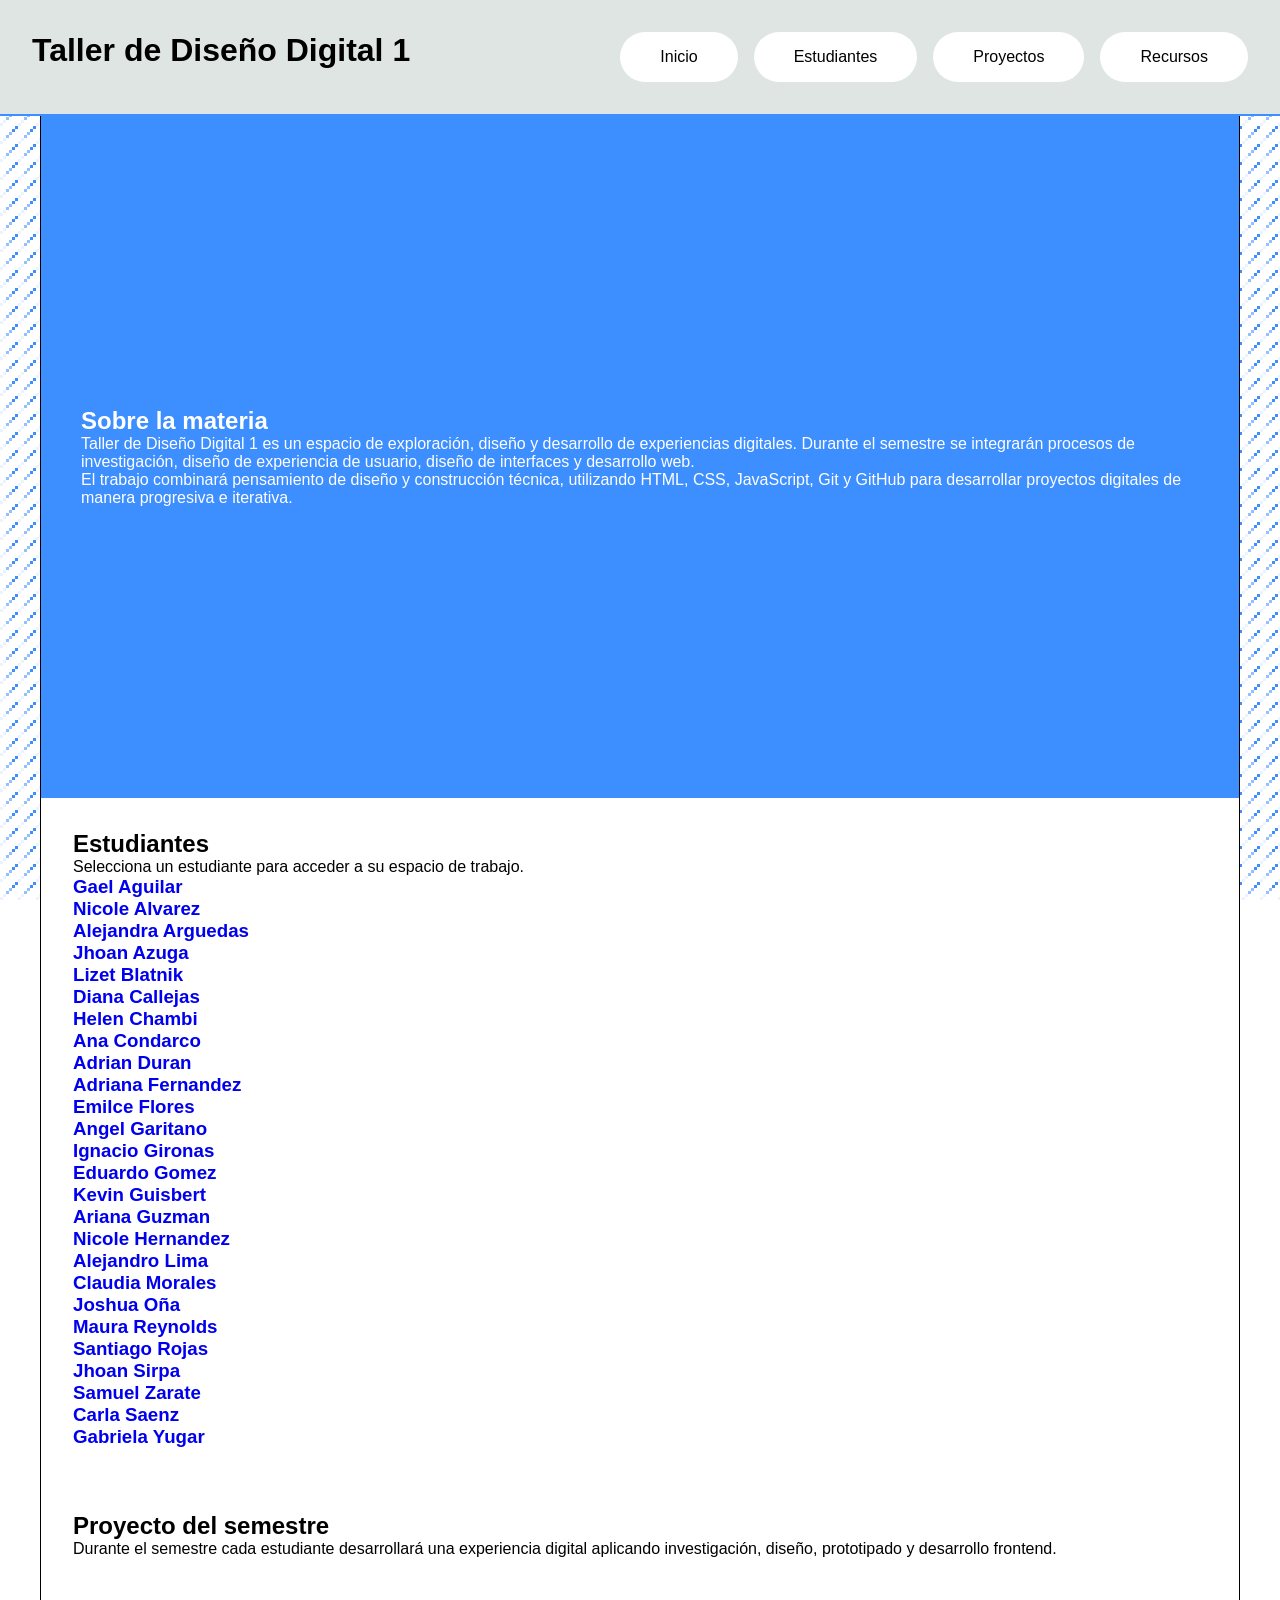
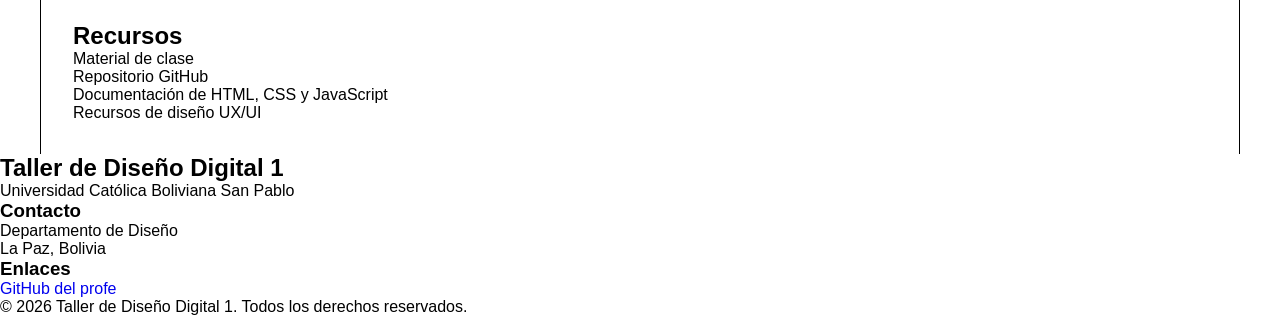
<file: index.html>
<!DOCTYPE html>
<html lang="es">

<head>
    <meta charset="UTF-8">
    <meta name="viewport" content="width=device-width, initial-scale=1.0">
    <title>Taller de Diseño Digital 1</title>
    <link rel="stylesheet" href="assets/css/styles.css">
</head>

<body>

<div class="container">

    <!-- =====================================================
         CABECERA
    ====================================================== -->
    <header class="site-header">

        <h1>Taller de Diseño Digital 1</h1>
    <!-- =====================================================C
         MENÚ PRINCIPAL
    ====================================================== -->
    <nav class="main-navigation" aria-label="Navegación principal">

        <ul class="main-menu">
            <li class="menu-item">
                <a href="#inicio">Inicio</a>
            </li>

           <li class="menu-item">
                <a href="#estudiantes">Estudiantes</a>
            </li>

            <li class="menu-item">
                <a href="#proyecto">Proyectos</a>
            </li>

            <li class="menu-item">
                <a href="#recursos">Recursos</a>
            </li>
        </ul>

    </nav>

    </header>





    <!-- =====================================================
         CONTENIDO PRINCIPAL
    ====================================================== -->
    <main class="main-content" id="inicio">


        <!-- =================================================
             DESCRIPCIÓN GENERAL DE LA MATERIA
        ================================================== -->
        <section class="course-description" id="materia">

            <header class="section-header">
                <h2>Sobre la materia</h2>
            </header>

            <div class="section-content">

                <p>
                    Taller de Diseño Digital 1 es un espacio de exploración,
                    diseño y desarrollo de experiencias digitales. Durante
                    el semestre se integrarán procesos de investigación,
                    diseño de experiencia de usuario, diseño de interfaces
                    y desarrollo web.
                </p>

                <p>
                    El trabajo combinará pensamiento de diseño y construcción
                    técnica, utilizando HTML, CSS, JavaScript, Git y GitHub
                    para desarrollar proyectos digitales de manera progresiva
                    e iterativa.
                </p>

            </div>

        </section>


        <!-- =================================================
             LISTA DE ESTUDIANTES
        ================================================== -->
        <section class="students-section" id="estudiantes">

            <header class="section-header">

                <h2>Estudiantes</h2>

                <p>
                    Selecciona un estudiante para acceder a su espacio de trabajo.
                </p>

            </header>


            <div class="students-grid">

                <!-- Estudiante -->
                <article class="student-card">
                    <a href="gael-aguilar/" class="student-link">
                        <h3>Gael Aguilar</h3>
                    </a>
                </article>

                <!-- Estudiante -->
                <article class="student-card">
                    <a href="pages/estudiantes/nicole-alvarez/" class="student-link">
                        <h3>Nicole Alvarez</h3>
                    </a>
                </article>

                <!-- Estudiante -->
                <article class="student-card">
                    <a href="alejandra-arguedas/" class="student-link">
                        <h3>Alejandra Arguedas</h3>
                    </a>
                </article>

                <!-- Estudiante -->
                <article class="student-card">
                    <a href="jhoan-azuga/" class="student-link">
                        <h3>Jhoan Azuga</h3>
                    </a>
                </article>

                <!-- Estudiante -->
                <article class="student-card">
                    <a href="lizet-blatnik/" class="student-link">
                        <h3>Lizet Blatnik</h3>
                    </a>
                </article>

                <!-- Estudiante -->
                <article class="student-card">
                    <a href="diana-callejas/" class="student-link">
                        <h3>Diana Callejas</h3>
                    </a>
                </article>

                <!-- Estudiante -->
                <article class="student-card">
                    <a href="helen-chambi/" class="student-link">
                        <h3>Helen Chambi</h3>
                    </a>
                </article>

                <!-- Estudiante -->
                <article class="student-card">
                    <a href="ana-condarco/" class="student-link">
                        <h3>Ana Condarco</h3>
                    </a>
                </article>

                <!-- Estudiante -->
                <article class="student-card">
                    <a href="adrian-duran/" class="student-link">
                        <h3>Adrian Duran</h3>
                    </a>
                </article>

                <!-- Estudiante -->
                <article class="student-card">
                    <a href="adriana-fernandez/" class="student-link">
                        <h3>Adriana Fernandez</h3>
                    </a>
                </article>

                <!-- Estudiante -->
                <article class="student-card">
                    <a href="emilce-flores/" class="student-link">
                        <h3>Emilce Flores</h3>
                    </a>
                </article>

                <!-- Estudiante -->
                <article class="student-card">
                    <a href="angel-garitano/" class="student-link">
                        <h3>Angel Garitano</h3>
                    </a>
                </article>

                <!-- Estudiante -->
                <article class="student-card">
                    <a href="ignacio-gironas/" class="student-link">
                        <h3>Ignacio Gironas</h3>
                    </a>
                </article>

                <!-- Estudiante -->
                <article class="student-card">
                    <a href="eduardo-gomez/" class="student-link">
                        <h3>Eduardo Gomez</h3>
                    </a>
                </article>

                <!-- Estudiante -->
                <article class="student-card">
                    <a href="kevin-guisbert/" class="student-link">
                        <h3>Kevin Guisbert</h3>
                    </a>
                </article>

                <!-- Estudiante -->
                <article class="student-card">
                    <a href="ariana-guzman/" class="student-link">
                        <h3>Ariana Guzman</h3>
                    </a>
                </article>

                <!-- Estudiante -->
                <article class="student-card">
                    <a href="nicole-hernandez/" class="student-link">
                        <h3>Nicole Hernandez</h3>
                    </a>
                </article>

                <!-- Estudiante -->
                <article class="student-card">
                    <a href="alejandro-lima/" class="student-link">
                        <h3>Alejandro Lima</h3>
                    </a>
                </article>

                <!-- Estudiante -->
                <article class="student-card">
                    <a href="claudia-morales/" class="student-link">
                        <h3>Claudia Morales</h3>
                    </a>
                </article>

                <!-- Estudiante -->
                <article class="student-card">
                    <a href="joshua-ona/" class="student-link">
                        <h3>Joshua Oña</h3>
                    </a>
                </article>

                <!-- Estudiante -->
                <article class="student-card">
                    <a href="maura-reynolds/" class="student-link">
                        <h3>Maura Reynolds</h3>
                    </a>
                </article>

                <!-- Estudiante -->
                <article class="student-card">
                    <a href="santiago-rojas/" class="student-link">
                        <h3>Santiago Rojas</h3>
                    </a>
                </article>

                <!-- Estudiante -->
                <article class="student-card">
                    <a href="jhoan-sirpa/" class="student-link">
                        <h3>Jhoan Sirpa</h3>
                    </a>
                </article>

                <!-- Estudiante -->
                <article class="student-card">
                    <a href="samuel-zarate/" class="student-link">
                        <h3>Samuel Zarate</h3>
                    </a>
                </article>

                <!-- Estudiante -->
                <article class="student-card">
                    <a href="carla-saenz/" class="student-link">
                        <h3>Carla Saenz</h3>
                    </a>
                </article>

                <!-- Estudiante -->
                <article class="student-card">
                    <a href="gabriela-yugar/" class="student-link">
                        <h3>Gabriela Yugar</h3>
                    </a>
                </article>

            </div>

        </section>


        <!-- =================================================
             INFORMACIÓN ADICIONAL
        ================================================== -->
        <section class="course-info" id="proyecto">

            <header class="section-header">
                <h2>Proyecto del semestre</h2>
            </header>

            <p>
                Durante el semestre cada estudiante desarrollará una
                experiencia digital aplicando investigación, diseño,
                prototipado y desarrollo frontend.
            </p>

        </section>


        <!-- =================================================
             RECURSOS
        ================================================== -->
        <section class="resources-section" id="recursos">

            <header class="section-header">
                <h2>Recursos</h2>
            </header>

            <ul class="resources-list">
                <li>Material de clase</li>
                <li>Repositorio GitHub</li>
                <li>Documentación de HTML, CSS y JavaScript</li>
                <li>Recursos de diseño UX/UI</li>
            </ul>

        </section>

    </main>


    <!-- =====================================================
         PIE DE PÁGINA
    ====================================================== -->
    <footer class="site-footer">

        <div class="footer-content">

            <section class="footer-info">
                <h2>Taller de Diseño Digital 1</h2>
                <p>
                    Universidad Católica Boliviana San Pablo
                </p>
            </section>

            <section class="footer-contact">
                <h3>Contacto</h3>
                <p>
                    Departamento de Diseño
                </p>
                <p>
                    La Paz, Bolivia
                </p>
            </section>

            <section class="footer-links">
                <h3>Enlaces</h3>

                <ul>
                    <li>
                        <a href="https://github.com/ernestomontellano-ucb">GitHub del profe</a>
                    </li>

                </ul>
            </section>

        </div>

        <div class="footer-bottom">
            <p>
                &copy; 2026 Taller de Diseño Digital 1. Todos los derechos reservados.
            </p>
        </div>

    </footer>

</div>

</body>

</html>
</file>
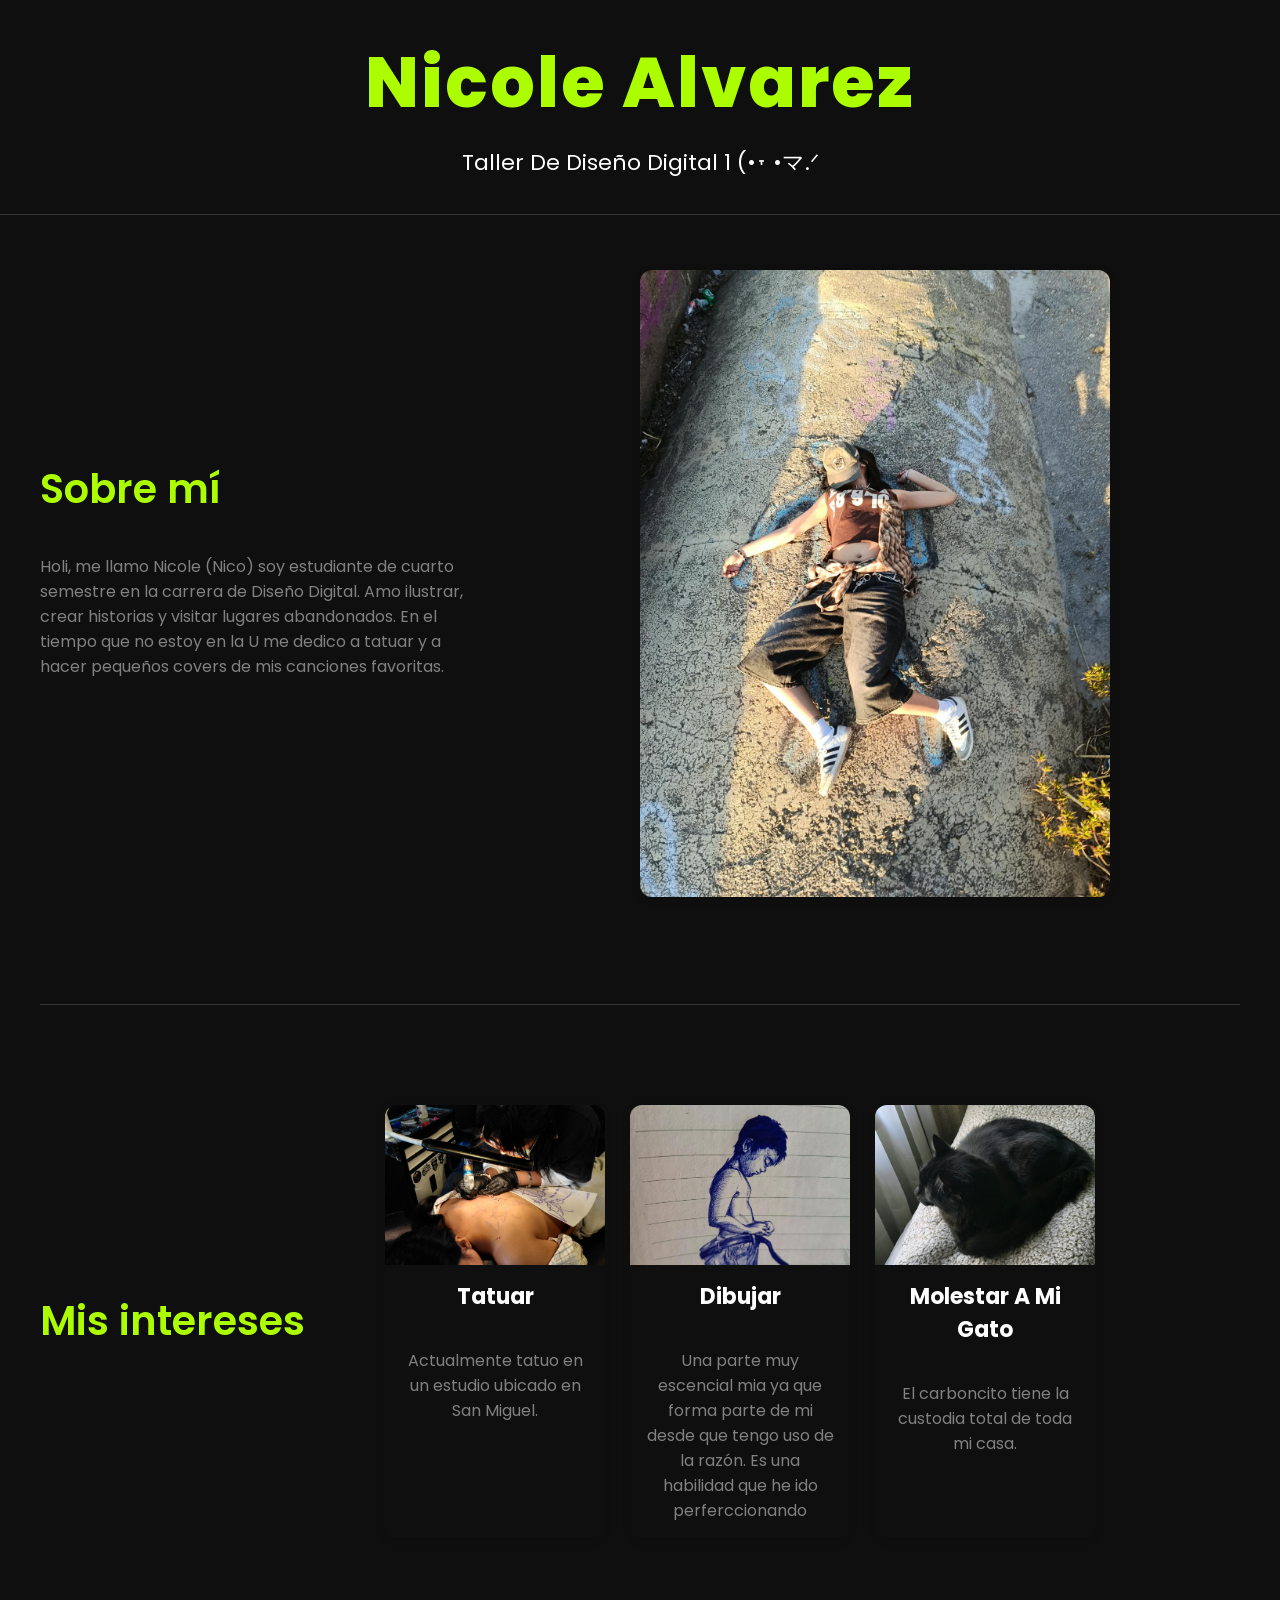
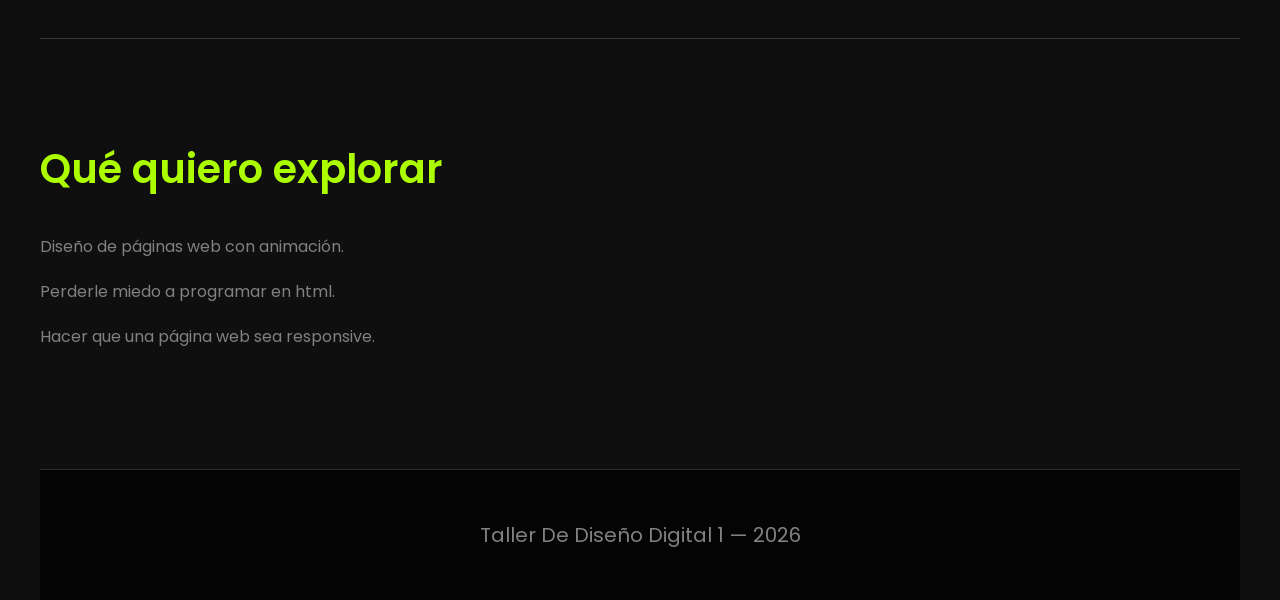
<file: pages/estudiantes/nicole-alvarez/index.html>
<!DOCTYPE html>
<html lang="es">

<head>
    <meta charset="UTF-8">
    <meta name="viewport" content="width=device-width, initial-scale=1.0">
    <title>Nombre del estudiante</title>
    <link rel="stylesheet" href="styles.css">
</head>

<body>

    <header class="header">
        <div class="header-content container">
           
            <div class="header-info">
                <h1>Nicole Alvarez</h1>
                <p>Taller de Diseño Digital 1 (•˕ •マ.ᐟ</p>
            </div>
           
        </div>
       
    </header>

    <main>

        <section class="sobreMi container">

            <div class="info">
                <h2>Sobre mí</h2>
                <p>Holi, me llamo Nicole (Nico) soy estudiante de cuarto semestre en la carrera de Diseño Digital. 
                    Amo ilustrar, crear historias y visitar lugares abandonados. En el tiempo que no estoy en la U me dedico a tatuar y a hacer pequeños covers de mis canciones favoritas.</p>

            </div>

            <div class="yo">
                <img class="img-1" src="imagenes/yo.jpeg" alt="yo">
            </div>
        
        </section>

        <section class="intereses container">
            <div class="info2">
                <h2>Mis intereses</h2>
            </div>
        
            <section class = "cards">
                <div class="card">
                    <img src="imagenes/tatuando.jpeg" alt="tatuar">
                    <div class="card-contenido">
                        <h3>Tatuar</h3>
                        <p> Actualmente tatuo en un estudio ubicado en San Miguel.</p>
                    </div> 
                </div>

                <div class="card">
                    <img src="imagenes/dibujo.jpeg" alt="dibujar">
                    <div class="card-contenido">
                        <h3>Dibujar</h3>
                        <p> Una parte muy escencial mia ya que forma parte de mi desde que tengo uso de la razón. Es una habilidad que he ido perferccionando</p>
                    </div> 
                </div>

                <div class="card">
                    <img src="imagenes/gatiño.jpeg" alt="cabroncito">
                    <div class="card-contenido">
                        <h3>Molestar a mi gato</h3>
                        <p> El carboncito tiene la custodia total de toda mi casa.</p>
                    </div> 
                </div>
                
            </section>
            
        </section>

        <section class="explorar container">

            <div class="info3">
                <h2>Qué quiero explorar</h2>
                <p>Diseño de páginas web con animación.</p>
                <p>Perderle miedo a programar en html.</p>
                <p>Hacer que una página web sea responsive.</p>


                <p> </p>
            </div>
           
        </section>

    </main>

    <footer class="footer container">
        <p>Taller de Diseño Digital 1 — 2026</p>
    </footer>

</body>

</html>
</file>
<file: assets/css/styles.css>
/*reset*/
*{
    margin: 0;
    padding: 0;
    box-sizing: border-box;
    list-style: none;
    text-decoration: none;
}

:root{

    /* COLORS */
    --bg_header:#DFE5E3;
    --stroke:#3D8EFF;
    --primary:#FED257;
    --font_principal:"Arial", sans-serif;
    --white:#fff;
    --black:#000;

    /* SPACERS */

    --s8: 8px;
    --s16: 16px;
    --s24: 24px;
    --s32: 32px;
    --s40: 40px;
    --s48: 48px;
    --s56: 56px;
    --s64: 64px;
    --s72: 72px;

    /*SEMANTICS*/

    --nav-gap: var(--s16);
    --btn-padding-x: var(--s40);
    --btn-padding-y: var(--s16);
}
body{
    font-family: var(--font_principal);
}
.site-header{
    background-color: var(--bg_header);
    border-bottom: 2px solid var(--stroke);
    padding:var(--s32);
    display: flex;
    justify-content: space-between;
    position: fixed;
    top: 0; left: 0;
    width: 100%;
}
.site-header h1{}
.site-header .main-navigation{}

.site-header .main-navigation .main-menu{
    display:flex;
    gap:var(--nav-gap);
}
.site-header .main-navigation .main-menu .menu-item{
     
}
.site-header .main-navigation .main-menu .menu-item a{
    background-color: var(--white);
    padding:var(--btn-padding-y) var(--btn-padding-x);
    display: inline-block;
    color:var(--black);
    border-radius:55px;
}
.site-header .main-navigation .main-menu .menu-item a:hover{
    background-color: var(--primary);
}

.main-content{
    margin-top:115px;
    background:url("../images/fondo.png");
    background-attachment: fixed;
}

.main-content section{
    width:1200px;
    background: var(--white);
    padding: var(--s32);
    border-left:1px solid var(--black);
    border-right:1px solid var(--black);
    margin: 0 auto;
}

.main-content .course-description{
    height: 683px;
    background: var(--stroke);
    color: var(--white);
    padding: 40px;
    box-sizing: border-box;

    display: flex;
    flex-direction: column;
    justify-content: center;
    align-items: flex-start;
}
</file>
<file: pages/estudiantes/nicole-alvarez/styles.css>
@import url('https://fonts.googleapis.com/css2?family=Poppins:ital,wght@0,100;0,200;0,300;0,400;0,500;0,600;0,700;0,800;0,900;1,100;1,200;1,300;1,400;1,500;1,600;1,700;1,800;1,900&display=swap');

*{
    margin: 0;
    padding: 0;
    box-sizing: border-box;
    text-decoration: none;
    list-style: none;
}

body{
    font-family: 'Poppins', sans-serif;
    background-color: #0f0f0f;
}

.container {
    max-width: 1200px;
    margin: 0 auto;
}

.header{
    background-color: #0f0f0f;
    min-height: 20vh;
    display: flex;
    align-items: center;
    justify-content: center;
    text-align: center;
    position: fixed;
    top: 0; left: 0;
    width: 100%;
    border-bottom: 1px solid #FFFFFF29;
}



.header-info h1{
    color: #acfd00;
    font-size: 70px;
    font-weight: 800;
    letter-spacing: 2px;
    margin-top: 30px;
    margin-bottom: 10px;
}

.header-info p{
    color: #FFFFFF;
    font-size: 22px;
    text-transform: capitalize;
    margin-bottom: 35px;
}

.sobreMi{
    margin-top: 170px;
    padding: 100px 0;
    display: flex;
    align-items: center;
}

.info{
    width: 50%;
    padding-right: 150px;
}
 
.info h2{
    font-size: 40px;
    color: #acfd00;
    font-weight: 600;
    margin-bottom: 35px;
}

.info p{
    font-size: 16px;
    color: #818181;
    margin-bottom: 35px;
}

.img-1{
    border-radius: 12px;
    overflow: hidden;
    width: 470px;
    box-shadow: 0 2px 8px rgba(0, 0, 0, 0.15);
}



.intereses{
    border-top: 1px solid #FFFFFF29;
    padding: 100px 0;
    display: flex;
    align-items: center;
}

.info2 h2{
    font-size: 40px;
    color: #acfd00;
    font-weight: 600;
    margin-right: 80px;
}

.cards{
    display: flex;
    justify-content: center;
    gap: 25px;
    flex-wrap: wrap;
}

.card{
    width: 220px;
    border-radius: 12px;
    overflow: hidden;
    box-shadow: 0 2px 8px rgba(0, 0, 0, 0.15);
}

.card img{
    width: 100%;
    height: 160px;
    object-fit: cover;
    display: block;
}

.card-contenido{
    padding: 15px;
    align-items: center;
    text-align: center;
    font-size: 16px;
    color: #818181;
   
}

.card-contenido h3{
    margin: 0 0 10px;
    color: #FFFFFF;
    font-size: 22px;
    text-transform: capitalize;
    margin-bottom: 35px;
}

.card:hover{
    background-color: #acfd00;
}





.explorar{
    border-top: 1px solid #FFFFFF29;
    padding: 100px 0;
    display: flex;
    align-items: center;
}


.info3{
    width: 50%;
    padding-right: 150px;
}
 
.info3 h2{
    font-size: 40px;
    color: #acfd00;
    font-weight: 600;
    margin-bottom: 35px;
}

.info3 p{
    font-size: 16px;
    color: #818181;
    margin-bottom: 20px;
}






.footer{
    border-top: 1px solid #FFFFFF29;
    padding: 50px 0;
    display: flex;
    align-items: center;
    justify-content: center;
    text-align: center;
    background-color: #040404;
}

.footer p{
    color: #818181;
    font-size: 20px;
    font-weight: 400;
    text-transform: capitalize;
}
</file>
